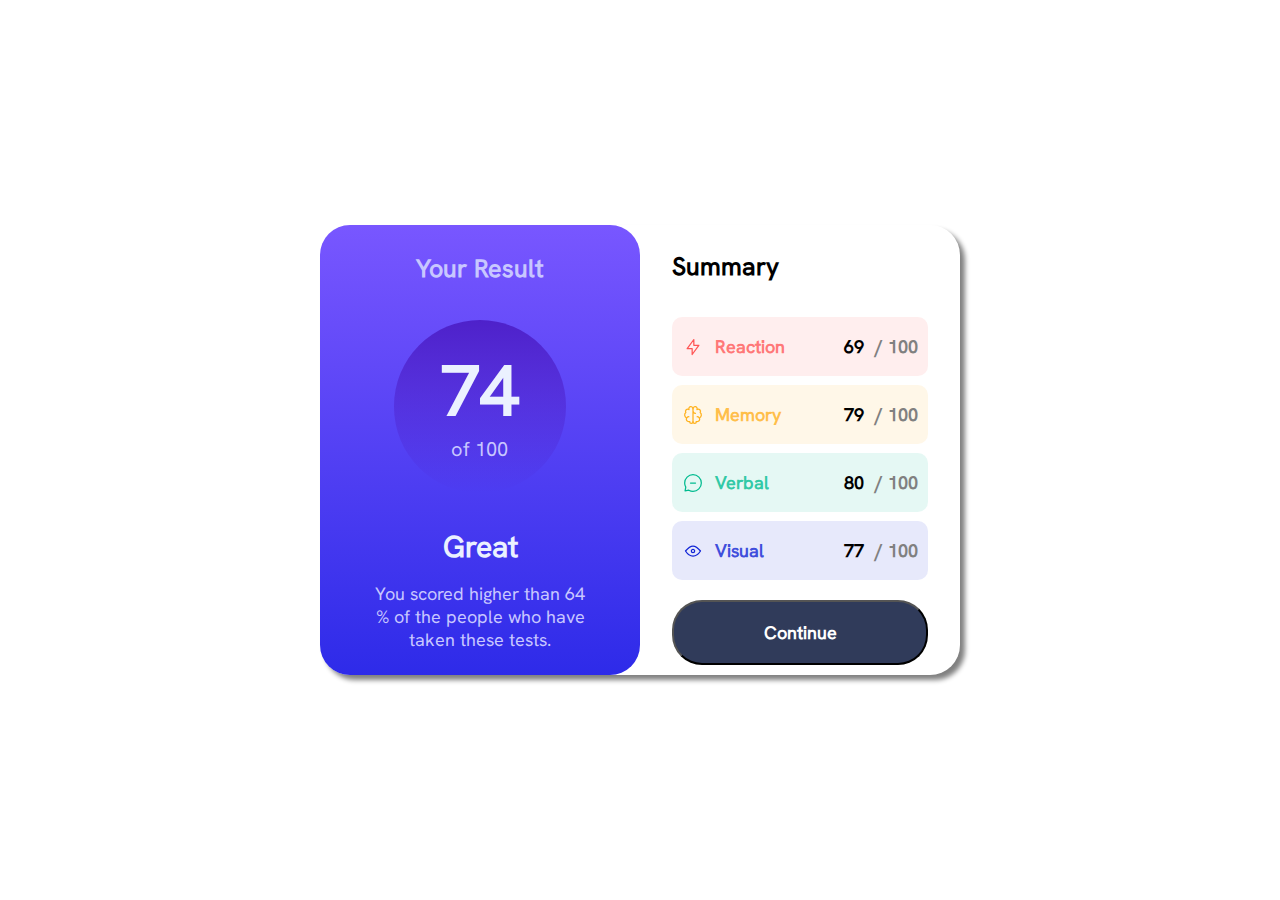
<file: results_summary/index.html>
<!DOCTYPE html>
<html lang="en">
    <head>
        <meta charset="UTF-8">
        <meta name="viewport" content="width=device-width,initial-scale=1.0">
        <link rel="stylesheet"href="style.css">
    </head>
    <body>
        <div class="container">
            <div class="item">
                <div class="result">
                    <h1>Your Result</h1>
                    <div class="circle">
                        <p class="score" id="val_score">
                            76
                        </p>
                        <p class="subscore">
                            of 100
                        </p>
                    </div>
                    <div class="greating">
                        <h2>Great</h2>
                        <p class="text">You scored higher than <span id="val_percent"></span> % of the people who have taken these tests.</p>
                    </div>
                </div>
                <div class="summary">
                    <p class="sum_title">Summary</p>
                    <div class="sum_text_container" id="reaction">
                        <img src="assets/images/icon-reaction.svg" class="sum_img">
                        <p class="sum_text">Reaction</p><p class="current_score" id="val_reaction"></p> <p class="max_score">/ 100</p>
                    </div>
                    <div class="sum_text_container" id="memory">
                        <img src="assets/images/icon-memory.svg" class="sum_img">
                        <p class="sum_text">Memory</p><p class="current_score" id="val_memory"></p> <p class="max_score">/ 100</p>
                    </div>
                    <div class="sum_text_container" id="verbal">
                        <img src="assets/images/icon-verbal.svg" class="sum_img">
                        <p class="sum_text">Verbal</p><p class="current_score" id="val_verbal"></p> <p class="max_score">/ 100</p>
                    </div>
                    <div class="sum_text_container" id="visual">
                        <img src="assets/images/icon-visual.svg" class="sum_img">
                        <p class="sum_text">Visual</p><p class="current_score" id="val_visual"></p> <p class="max_score">/ 100</p>
                    </div>
                    <button class="button" type="button"><p>Continue</p></button>
                </div>
            </div>
        </div>
        <script>
            let results = {}
            fetch("index.json")
            .then(response => response.json())
            .then(data => {
                document.getElementById("val_score").innerHTML = data.total;
                document.getElementById("val_percent").innerHTML = data.percent;
                document.getElementById("val_reaction").innerHTML = data.reaction;
                document.getElementById("val_memory").innerHTML = data.memory;
                document.getElementById("val_verbal").innerHTML = data.verbal;
                document.getElementById("val_visual").innerHTML = data.visual;
            })
        </script>
    </body>
</html>
</file>
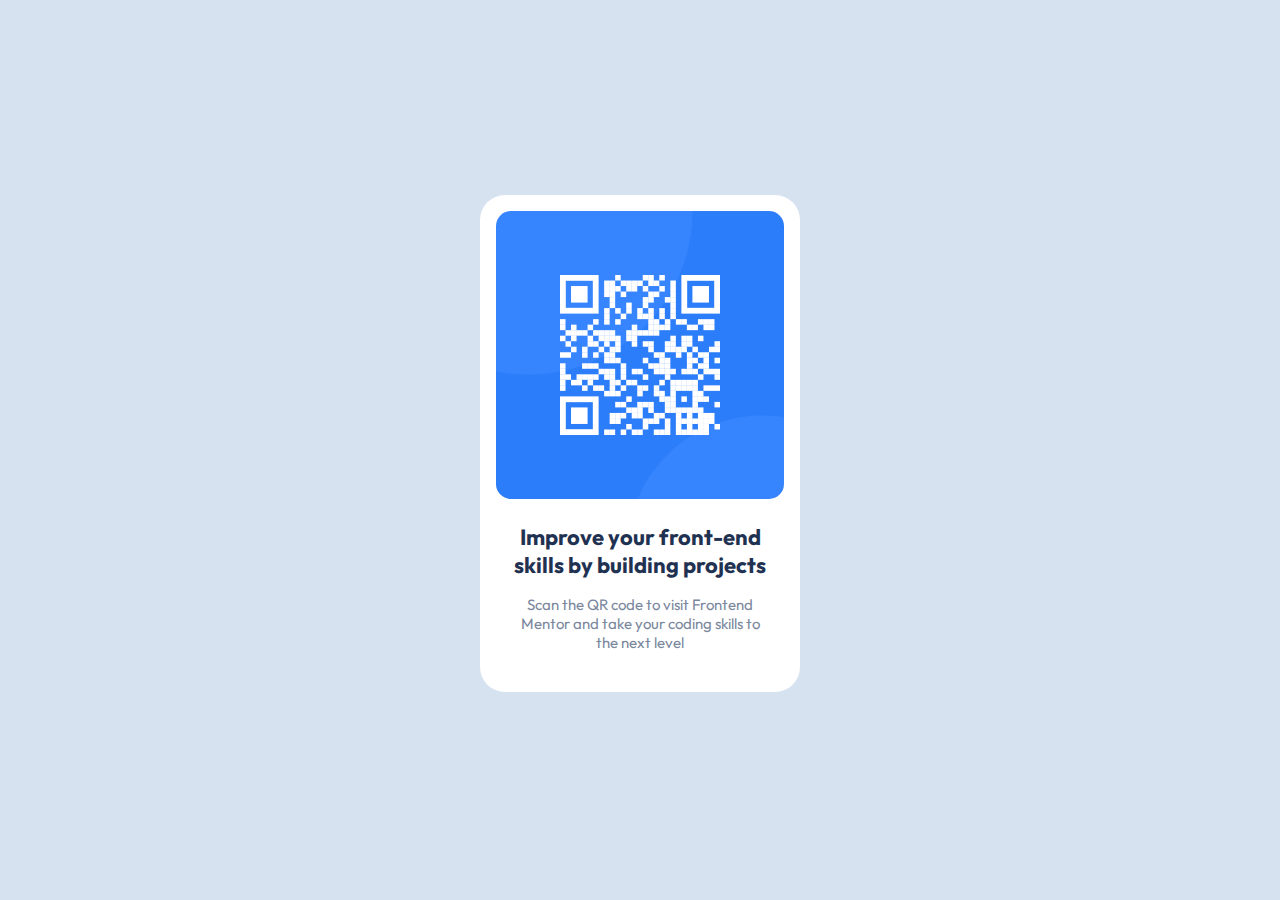
<file: qr_challenge.html>
<!DOCTYPE html>
<html lang="en">
    <head>
        <link rel="stylesheet" type="text/css" href="qr_challenge.css" media="screen">
    </head>
    <body>
        <div class="qr">
          <img src="./images/image-qr-code.png">
          <h1>Improve your front-end skills by building projects</h1>
          <p>Scan the QR code to visit Frontend Mentor and take your coding skills to the next level</p>
        </div>
    </body>
</html>
</file>
<file: results_summary/style.css>
@font-face{
    font-family: "Hanken";
    font-weight: 500,700,800;
    src: url("./assets/fonts/hankengrotesk-variablefont_wght.woff2") format("woff2"),
    url("./assets/fonts/hankengrotesk-variablefont_wght.woff") format("woff"),
    url("./assets/fonts/hankengrotesk-variablefont_wght.ttf") format("truetype");

}

html{
    width: 100%;
    height: 100%;
}

body{
    width: 100%;
    height: 100%;
    margin:0px;
}

.container{
    display: grid;
    grid-template-rows: 1fr;
    grid-template-areas:
    "main";
    
}

.item{
    grid-area:main;
    display: grid;
    grid-template-rows: 1fr 1.5fr;
    grid-template-areas:
    "result"
    "summary";
    background: white;
}

.summary{
    height: 50vh;
    grid-gap: 2%;
    grid-area: summary;
    align-items: center;
    display: grid;
    grid-template-rows:repeat(6,1fr);
    grid-template-areas:
    "title"
    "reaction"
    "memory"
    "verbal"
    "visual"
    "button";
}

.result{
    grid-area: result;
    display: grid;
    grid-gap:2%;
    grid-template-rows: 1fr 2fr 2fr;
    grid-template-areas:
    "header"
    "score"
    "text";
    border-bottom-left-radius: 30px;
    border-bottom-right-radius: 30px;
    background: linear-gradient(hsl(252, 100%, 67%),hsl(241, 81%, 54%));
}

.circle{
    display:grid;
    grid-template-rows: 2fr 1fr;
    grid-template-areas:
    "score"
    "subscore";
    justify-self: center;
    align-self:center;
    border-radius: 50%;
    height: 100%;
    aspect-ratio: 1/1;
    background: linear-gradient(hsla(256, 72%, 46%, 1),hsla(241, 72%, 46%, 0));
    }

p.score{
    grid-area: score;
    margin:0px;
    justify-self: center;
    align-self:end;
    font-family:"Hanken";
    font-size:50px;
    font-weight: 800;
    color: hsl(221, 100%, 96%);;
}

p.subscore{
    margin-top:0px;
    grid-area: subscore;
    justify-self: center;
    align-self:start;
    font-family:"Hanken";
    font-weight:500;
    font-size: 20px;
    color: hsl(241, 100%, 89%);
}

h1{
    font-family:"Hanken";
    font-weight: 700;
    font-size:25px;
    justify-self:center;
    align-self: center;
    color: hsl(241, 100%, 89%);
}

.greating{
    align-self: top;
}

h2{
    font-family:"Hanken";
    font-weight:800;
    font-size:30px;
    margin-bottom:5%;
    text-align: center;
    color: hsl(221, 100%, 96%);
}

p{
    font-family:"Hanken";
    font-weight:700;
    font-size: 18px;
}

p.text{
    font-weight: 500;
    text-align: center;
    margin-top:0px;
    margin-left: 15%;
    margin-right:15%;
    color: hsl(241, 100%, 89%);
}

.sum_text_container{
    display:grid;
    grid-template-columns: 1fr 2fr 1.5fr 1.5fr;
    grid-template-areas:
    "image text current total";
    border-radius: 10px;
    margin-left: 10%;
    margin-right: 10%;
}

.button{
    border-radius: 30px;
    margin-left: 10%;
    margin-right: 10%;
    color:white;
    background: hsl(224, 30%, 27%);
}
.button:hover{
    background: linear-gradient(hsl(252, 100%, 67%),hsl(241, 81%, 54%))
}

p.sum_title{
    font-size:25px;
    margin-left:10%;
    grid-area:title;
    align-self: center;
}

.sum_img{
    grid-area:image;
    align-self:center;
    justify-self: center;
}

p.sum_text{
    grid-area: text;
    align-self: center;
}

p.current_score{
    grid-area: current;
    align-self: center;
    justify-self:flex-end;
    color:black;
}
p.max_score{
    grid-area: total;
    align-self: center;
    justify-self: center;
    color:grey;
}

#reaction{
    grid-area:reaction;
    background: hsla(0, 100%, 67%,.1);
    color: hsla(0, 100%, 67%,.8);
}

#memory{
    grid-area: memory;
    background: hsla(39, 100%, 56%,.1);
    color:hsla(39,100%,56%,.8);
}

#verbal{
    grid-area: verbal;
    background: hsla(166, 100%, 37%,.1);
    color:hsla(166, 100%, 37%,.8);
}

#visual{
    grid-area: visual;
    background: hsla(234, 85%, 45%,.1);
    color:hsl(234, 85%, 45%,.8);
}

@media screen and (min-width: 930px){
    .container{
        grid-template-columns: repeat(4,1fr);
        grid-template-rows: 1fr 2fr 1fr;
        grid-template-areas:
        ". . . ."
        ". main main ."
        ". . . .";
    }

    .item{
        grid-area: main;
        grid-template-columns: 1fr 1fr;
        grid-template-rows:1fr;
        grid-template-areas:
        "result summary";
        box-shadow: 5px 5px 5px grey;
        border-radius: 30px;
    }

    .summary{
        border-top-right-radius: 30px;
        border-bottom-right-radius: 30px;
        grid-template-rows: 1.5fr repeat(4, 1fr) 2fr;
    }
    .result{
        border-radius: 30px;
    }

    .sum_text_container{
        margin-left: 10%;
        margin-right: 10%;
    }

    p.score{
        font-size:70px;
    }
}
</file>
<file: qr_challenge.css>
@import url('https://fonts.googleapis.com/css2?family=Outfit:wght@400;700&display=swap');

body{
  background-color: hsl(212, 45%, 89%);
  margin:0px;
}

.qr{
  width: 320px;
  height: 481px;
  background-color: hsl(0, 0%, 100%);
  margin-left: auto;
  margin-right: auto;
  margin-top: calc(50vh - 255px);
  padding-top:16px;
  border-radius:25px;
}

img{
  display:block;
  width: 288px;
  height: 288px;
  border-radius: 15px;
  margin-left: auto;
  margin-right: auto;
}

h1{
  text-align: center;
  color: hsl(218, 44%, 22%);
  font-family: 'Outfit', sans-serif;
  font-weight: 700;
  margin-top: 24px;
  margin-left:34px;
  margin-right:34px;
  font-size:22px;
}

p{
  text-align: center;
  color: hsl(220, 15%, 55%);
  font-family: 'Outfit', sans-serif;
  font-weight: 400;
  margin-top: 16px;
  margin-left:34px;
  margin-right:34px;
  font-size:15px;
}
</file>
